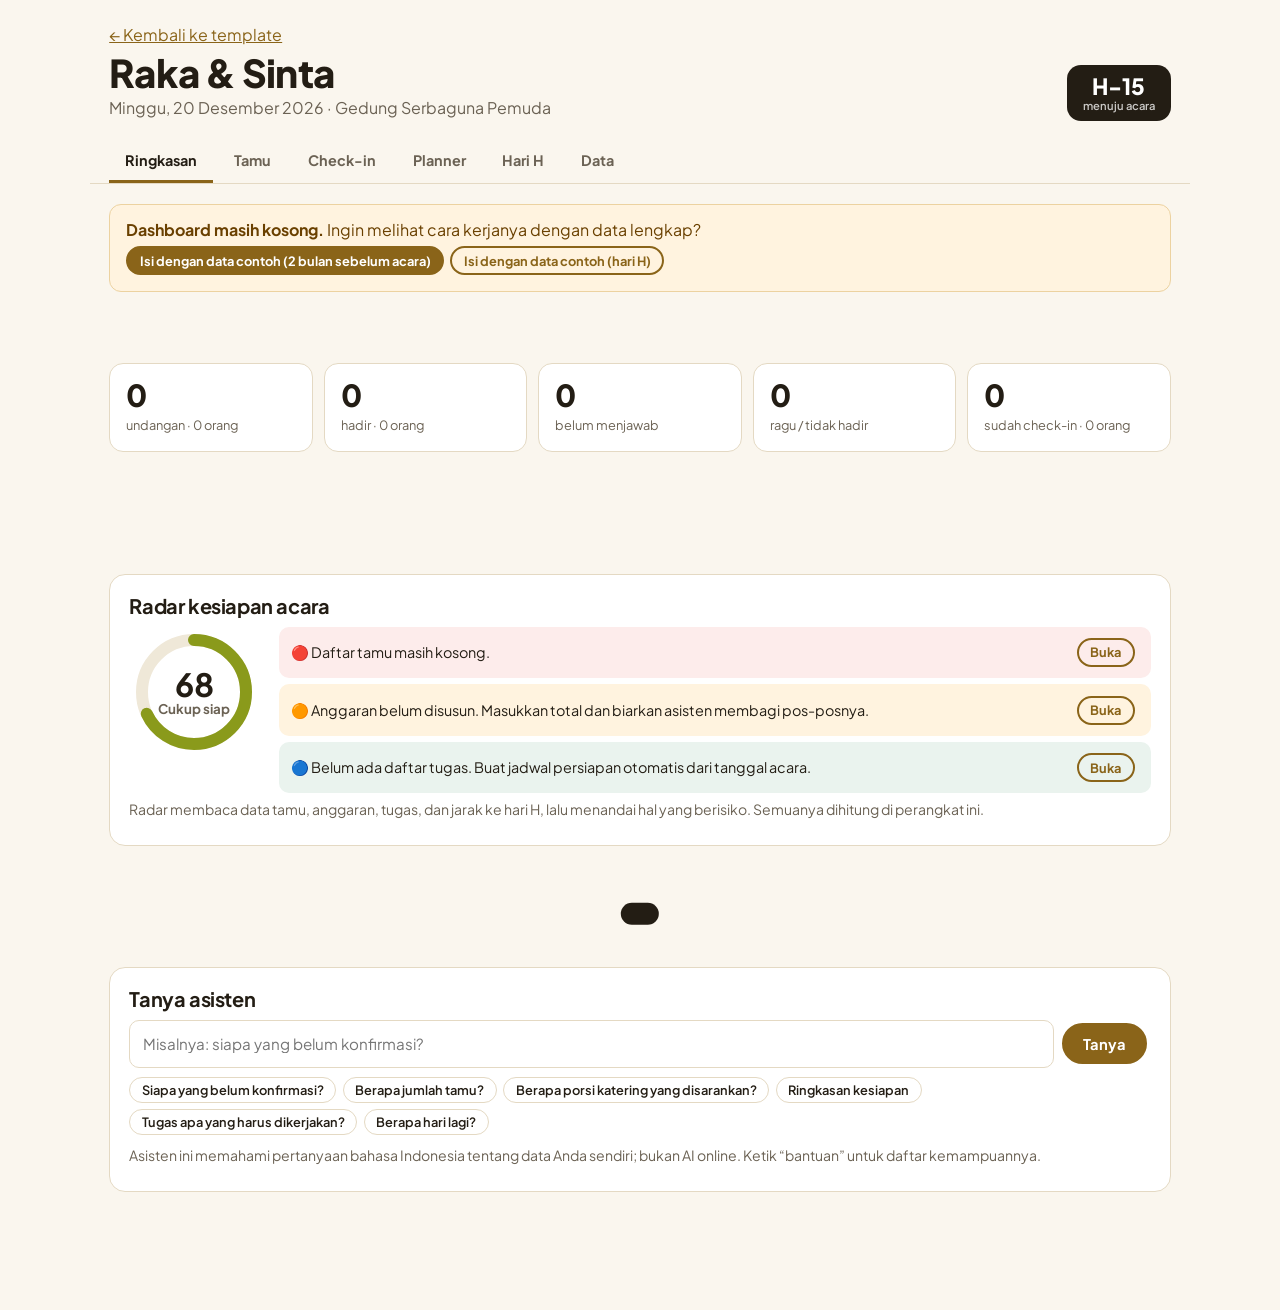
<file: dashboard.html>
<!DOCTYPE html>
<html lang="id">
<head>
<meta charset="UTF-8">
<meta name="viewport" content="width=device-width, initial-scale=1">
<title>Dashboard Tamu — Undangan Digital</title>
<link rel="preconnect" href="https://fonts.googleapis.com">
<link href="https://fonts.googleapis.com/css2?family=Plus+Jakarta+Sans:wght@400;600;800&display=swap" rel="stylesheet">
<link rel="stylesheet" href="katalog.css">
<link rel="stylesheet" href="dashboard.css">
</head>
<body class="dash">
<header class="dh">
  <div>
    <a href="index.html">← Kembali ke template</a>
    <h1 id="judul">Dashboard tamu</h1>
    <p id="subjudul"></p>
  </div>
  <div class="hmin" id="hmin" aria-live="polite"></div>
</header>
<nav class="tabs" id="tabs" role="tablist" aria-label="Bagian dashboard"></nav>
<main id="panel" tabindex="-1"></main>

<div class="sapa" id="sapa" hidden role="alertdialog" aria-live="assertive" aria-label="Sambutan tamu"></div>
<div id="toast" role="status" aria-live="polite"></div>

<script src="data.js"></script>
<script src="bisnis.js"></script>
<script src="penyimpanan.js"></script>
<script src="smart.js"></script>
<script src="contoh.js"></script>
<script src="dashboard.js"></script>
</body>
</html>
</file>
<file: katalog.css>
/* Katalog + dasar gaya bersama dashboard */
:root{--k-bg:#faf6ee;--k-ink:#231d14;--k-mut:#6b6254;--k-ac:#8a6419;--k-ac2:#f1e4c3;--k-line:#e4d9c3;--k-card:#fff;--k-ok:#2f7d4f;--k-warn:#b26a00;--k-bad:#b3261e;--k-r:16px}
*{box-sizing:border-box}
html{scroll-behavior:smooth}
body{margin:0;background:var(--k-bg);color:var(--k-ink);font:16px/1.6 'Plus Jakarta Sans',system-ui,sans-serif;-webkit-font-smoothing:antialiased}
h1,h2,h3{line-height:1.15;margin:0 0 .5em;letter-spacing:-.02em}
h2{font-size:clamp(1.5rem,4vw,2rem)}
h3{font-size:1.1rem}
a{color:var(--k-ac)}
:focus-visible{outline:3px solid var(--k-ac);outline-offset:2px}
.btn{display:inline-block;background:var(--k-ac);color:#fff;border:2px solid var(--k-ac);border-radius:99px;padding:.65em 1.3em;font:700 .92rem 'Plus Jakarta Sans',sans-serif;cursor:pointer;text-decoration:none;margin:.2rem .2rem .2rem 0;transition:transform .15s,background .15s}
.btn:hover{transform:translateY(-1px)}
.btn:disabled{opacity:.5;cursor:not-allowed;transform:none}
.btn.ghost{background:transparent;color:var(--k-ac)}
.btn.kecil{padding:.35em .9em;font-size:.8rem}
.btn.bahaya{background:var(--k-bad);border-color:var(--k-bad)}
.btn.bahaya.ghost{background:transparent;color:var(--k-bad)}

.hero{padding:clamp(2.5rem,8vw,5rem) 1.4rem 2.5rem;text-align:center;max-width:820px;margin:auto}
.hero h1{font-size:clamp(2rem,6vw,3.4rem);font-weight:800}
.hero p{color:var(--k-mut);max-width:60ch;margin:.6rem auto 1.4rem}
main{max-width:1100px;margin:auto;padding:0 1.2rem 4rem}
main>section{margin:3.2rem 0}

/* Rekomendasi cerdas */
.cerdas{background:linear-gradient(135deg,#fff8e4,#fff);border:1px solid var(--k-line);border-radius:var(--k-r);padding:1.3rem}
.cerdas h3{display:flex;align-items:center;gap:.5rem}
.cerdas p{margin:.2rem 0 .8rem;color:var(--k-mut);font-size:.92rem}
.cerdas .baris{display:flex;gap:.5rem;flex-wrap:wrap}
.cerdas textarea,.cerdas input{flex:1 1 280px}
.rek-hasil{display:grid;gap:.6rem;margin-top:1rem;grid-template-columns:repeat(auto-fit,minmax(220px,1fr))}
.rek-hasil article{background:var(--k-card);border:1px solid var(--k-line);border-radius:12px;padding:.9rem}
.rek-hasil article.utama{border:2px solid var(--k-ac)}
.rek-hasil small{display:block;color:var(--k-mut)}
.badge{display:inline-block;background:var(--k-ac2);color:#5b430e;border-radius:99px;padding:.1em .7em;font:700 .72rem 'Plus Jakarta Sans',sans-serif;margin:0 .25rem .25rem 0}

/* Filter + kisi template */
.chips{display:flex;flex-wrap:wrap;gap:.4rem;margin:.6rem 0 1.2rem}
.chips button{border:1px solid var(--k-line);background:var(--k-card);color:var(--k-ink);border-radius:99px;padding:.4em 1em;font:600 .85rem 'Plus Jakarta Sans',sans-serif;cursor:pointer}
.chips button[aria-pressed=true]{background:var(--k-ink);border-color:var(--k-ink);color:#fff}
.grid{--s:.5;display:grid;grid-template-columns:repeat(auto-fill,minmax(210px,1fr));gap:1rem}
.kartu{background:var(--k-card);border:1px solid var(--k-line);border-radius:var(--k-r);overflow:hidden;display:flex;flex-direction:column;position:relative}
.kartu.cocok{border:2px solid var(--k-ac);box-shadow:0 8px 24px rgba(138,100,25,.18)}
.kartu .lencana{position:absolute;top:8px;left:8px;z-index:2;background:var(--k-ac);color:#fff;border-radius:99px;padding:.15em .7em;font:700 .7rem 'Plus Jakarta Sans',sans-serif}
.prev{position:relative;aspect-ratio:9/13;overflow:hidden;background:#e9e3d6;border-bottom:1px solid var(--k-line)}
.prev iframe{position:absolute;top:0;left:0;width:390px;height:calc(100% / var(--s));border:0;transform:scale(var(--s));transform-origin:0 0;pointer-events:none;background:#fff}
.kartu .isi{padding:.9rem;display:flex;flex-direction:column;gap:.4rem;flex:1}
.kartu h3{margin:0;font-size:1.02rem}
.kartu p{margin:0;font-size:.84rem;color:var(--k-mut);flex:1}
.kosong{grid-column:1/-1;text-align:center;color:var(--k-mut);padding:2rem}

/* Daftar fitur */
.fitur{display:grid;grid-template-columns:repeat(auto-fit,minmax(230px,1fr));gap:.8rem}
.fitur>div{background:var(--k-card);border:1px solid var(--k-line);border-radius:12px;padding:1rem}
.fitur h3{margin:0 0 .25rem}
.fitur p{margin:0;color:var(--k-mut);font-size:.88rem}

/* Editor */
.editor{display:grid;gap:1.5rem;grid-template-columns:1fr}
@media(min-width:960px){.editor{grid-template-columns:minmax(0,1fr) 340px;align-items:start}}
#form{display:grid;grid-template-columns:repeat(auto-fill,minmax(240px,1fr));gap:.8rem 1rem;background:var(--k-card);border:1px solid var(--k-line);border-radius:var(--k-r);padding:1.3rem}
#form>h2,#form>.out,#form>.periksa{grid-column:1/-1}
label{display:grid;gap:.3rem;font:600 .82rem 'Plus Jakarta Sans',sans-serif;color:var(--k-mut)}
input,select,textarea{width:100%;padding:.6rem .8rem;border:1px solid var(--k-line);border-radius:10px;background:#fff;color:var(--k-ink);font:400 .95rem 'Plus Jakarta Sans',sans-serif}
textarea{resize:vertical}
.out{display:flex;gap:.4rem;flex-wrap:wrap;align-items:center}
.out input{flex:1 1 220px;width:auto;font-size:.8rem}
.periksa{display:grid;gap:.35rem}
.periksa:empty{display:none}
.periksa p{margin:0;padding:.5rem .8rem;border-radius:10px;font-size:.86rem;background:#f4f1ea}
.periksa .tinggi{background:#fdeceb;color:#7d1a14}
.periksa .sedang{background:#fff3df;color:#6a4000}
.periksa .info{background:#eaf3ee;color:#1d5133}
.phone{width:min(100%,340px);margin:auto;aspect-ratio:9/18;border:10px solid #1c1c1c;border-radius:36px;overflow:hidden;background:#fff;position:sticky;top:1rem}
.phone iframe{width:100%;height:100%;border:0}

/* Tautan massal */
.bulk{background:var(--k-card);border:1px solid var(--k-line);border-radius:var(--k-r);padding:1.3rem}
.bulk p{color:var(--k-mut);margin:.2rem 0 .8rem}
#hasil{list-style:none;margin:1rem 0 0;padding:0;display:grid;gap:.5rem}
#hasil li{display:flex;gap:.6rem;align-items:center;flex-wrap:wrap;border:1px solid var(--k-line);border-radius:12px;padding:.6rem .8rem}
#hasil li b{flex:1 1 150px}
#hasil li small{color:var(--k-mut);flex:1 1 100%;word-break:break-all}

.faq details{background:var(--k-card);border:1px solid var(--k-line);border-radius:12px;padding:.8rem 1rem;margin:.5rem 0}
.faq summary{cursor:pointer;font-weight:700}
.faq p{margin:.5rem 0 0;color:var(--k-mut)}
footer{text-align:center;color:var(--k-mut);padding:2rem 1rem;font-size:.85rem}
#toast{position:fixed;left:50%;bottom:20px;transform:translate(-50%,200%);background:var(--k-ink);color:#fff;padding:.7rem 1.2rem;border-radius:99px;font-size:.88rem;z-index:99;transition:transform .3s;max-width:92vw;text-align:center}
#toast.tampil{transform:translate(-50%,0)}
@media (prefers-reduced-motion:reduce){*{transition:none!important;animation:none!important;scroll-behavior:auto!important}}

/* Mode bisnis */
.pesan{background:var(--k-card);border:1px solid var(--k-line);border-radius:var(--k-r);padding:1.2rem;margin-top:1rem;display:grid;gap:.7rem}
.pesan h3{margin:0}.pesan p{margin:0;color:var(--k-mut)}
.pesan label{display:grid;gap:.25rem;font-weight:600;font-size:.85rem}
.pesan .status{font-weight:700;color:#8a5a00}.pesan .status.lunas{color:#12703a}
.pesan .bayar{border:1px dashed var(--k-line);border-radius:12px;padding:.8rem;display:grid;gap:.5rem}
.pesan .bayar img{max-width:220px;width:100%;border-radius:8px}
</file>
<file: dashboard.css>
/* Dashboard (dipakai bersama katalog.css) */
.dash{padding-bottom:3rem}
.dh{max-width:1100px;margin:auto;padding:1.4rem 1.2rem .6rem;display:flex;gap:1rem;justify-content:space-between;align-items:flex-end;flex-wrap:wrap}
.dh h1{font-size:clamp(1.6rem,5vw,2.4rem);font-weight:800;margin:.2rem 0 0}
.dh p{margin:0;color:var(--k-mut)}
.hmin{background:var(--k-ink);color:#fff;border-radius:14px;padding:.5rem 1rem;font-weight:800;font-size:1.4rem;line-height:1.2;text-align:center}
.hmin small{display:block;font-weight:600;font-size:.7rem;opacity:.75}
.tabs{max-width:1100px;margin:.6rem auto 0;padding:0 1.2rem;display:flex;gap:.3rem;overflow-x:auto;border-bottom:1px solid var(--k-line)}
.tabs button{border:0;background:transparent;padding:.7rem 1rem;font:700 .9rem 'Plus Jakarta Sans',sans-serif;color:var(--k-mut);cursor:pointer;border-bottom:3px solid transparent;white-space:nowrap}
.tabs button[aria-selected=true]{color:var(--k-ink);border-bottom-color:var(--k-ac)}
#panel{max-width:1100px;margin:auto;padding:1.2rem;display:grid;gap:1.2rem;outline:0}
.card{background:var(--k-card);border:1px solid var(--k-line);border-radius:var(--k-r);padding:1.2rem;min-width:0}
.card h2{font-size:1.25rem;margin-bottom:.6rem}
.card h3{margin:.8rem 0 .4rem}
.card p{margin:.3rem 0}
.mut{color:var(--k-mut);font-size:.88rem}
.catatan{background:#fff3df;border:1px solid #ecd2a0;border-radius:12px;padding:.8rem 1rem;color:#6a4000}
.dua{display:grid;gap:1.2rem;grid-template-columns:repeat(auto-fit,minmax(min(100%,420px),1fr))}

.stat{display:grid;grid-template-columns:repeat(auto-fit,minmax(150px,1fr));gap:.7rem}
.stat div{background:var(--k-card);border:1px solid var(--k-line);border-radius:14px;padding:.9rem 1rem}
.stat b{display:block;font-size:1.9rem;line-height:1.1;font-weight:800}
.stat span{font-size:.8rem;color:var(--k-mut)}

.radar{display:flex;gap:1.2rem;align-items:flex-start;flex-wrap:wrap}
.cincin{position:relative;width:130px;height:130px;flex:none}
.cincin svg{transform:rotate(-90deg)}
.cincin div{position:absolute;inset:0;display:grid;place-content:center;text-align:center;line-height:1.1}
.cincin b{font-size:2rem}
.cincin small{color:var(--k-mut);font-weight:700}
.temuan{list-style:none;margin:0;padding:0;display:grid;gap:.4rem;flex:1 1 300px}
.temuan li{display:flex;gap:.6rem;align-items:center;justify-content:space-between;border-radius:10px;padding:.5rem .8rem;font-size:.9rem}
.temuan .tinggi{background:#fdeceb}.temuan .sedang{background:#fff3df}.temuan .info{background:#eaf3ee}
.temuan li span{flex:1}

.tanya{display:flex;gap:.5rem;flex-wrap:wrap}
.tanya input{flex:1 1 240px}
.contoh{display:flex;gap:.4rem;flex-wrap:wrap;margin:.6rem 0}
.contoh button{border:1px solid var(--k-line);background:#fff;border-radius:99px;padding:.3em .9em;font:600 .8rem 'Plus Jakarta Sans',sans-serif;cursor:pointer;color:var(--k-ink)}
.jawab{margin-top:.8rem;background:#faf6ee;border-radius:12px;padding:.8rem 1rem}
.jawab ul{margin:.4rem 0 0;padding-left:1.2rem;max-height:220px;overflow:auto}

.bar{display:flex;gap:.5rem;flex-wrap:wrap;align-items:center;margin-bottom:.8rem}
.bar input[type=search],.bar input[type=text]{flex:1 1 200px;width:auto}
.bar select{width:auto}
.grid-form{display:grid;grid-template-columns:repeat(auto-fit,minmax(150px,1fr));gap:.6rem;margin:.6rem 0 1rem;align-items:end}
.grid-form[hidden]{display:none}
details.alat{border:1px solid var(--k-line);border-radius:12px;margin:.5rem 0;padding:.6rem .9rem;background:#fffdf8}
details.alat summary{cursor:pointer;font-weight:700}
details.alat[open] summary{margin-bottom:.6rem}
details.alat textarea{margin:.4rem 0}
.hasil-alat{margin-top:.6rem;font-size:.9rem}
.hasil-alat ul{margin:.3rem 0;padding-left:1.2rem}

.tabel{overflow-x:auto;border:1px solid var(--k-line);border-radius:12px}
table{border-collapse:collapse;width:100%;font-size:.88rem}
th{background:#f5efe2;text-align:left;padding:.5rem .6rem;font-size:.76rem;text-transform:uppercase;letter-spacing:.03em;color:var(--k-mut);white-space:nowrap}
td{padding:.3rem .4rem;border-top:1px solid var(--k-line);vertical-align:middle}
td input,td select{padding:.35rem .5rem;font-size:.85rem;border-radius:8px;min-width:70px}
td input[data-f=nama]{min-width:170px}td input[data-f=wa]{min-width:130px}td input[data-f=pax]{min-width:56px;width:64px}td input[data-f=meja]{width:72px;min-width:60px}
td input.salah{border-color:var(--k-bad);background:#fff6f5}
td.aksi{white-space:nowrap}
td.aksi button{border:1px solid var(--k-line);background:#fff;border-radius:8px;padding:.25rem .5rem;cursor:pointer;font-size:.9rem}
td.aksi button:disabled{opacity:.35;cursor:not-allowed}
tr.r-hadir td:first-child{box-shadow:inset 4px 0 var(--k-ok)}
tr.r-tidak td:first-child{box-shadow:inset 4px 0 var(--k-bad)}
tr.r-ragu td:first-child{box-shadow:inset 4px 0 var(--k-warn)}
td.kosong,.kosong{text-align:center;color:var(--k-mut);padding:1.5rem}
.tabel.kecil td input,.tabel.kecil td select{min-width:50px}
.catat{font-size:.82rem;color:var(--k-mut)}

.kam{background:#111;border-radius:14px;overflow:hidden;max-width:420px;aspect-ratio:4/3;display:grid;place-items:center;color:#aaa}
.kam video{width:100%;height:100%;object-fit:cover}
.daftar{list-style:none;margin:.5rem 0 0;padding:0;display:grid;gap:.4rem}
.daftar li{display:flex;gap:.6rem;align-items:center;justify-content:space-between;flex-wrap:wrap;border:1px solid var(--k-line);border-radius:10px;padding:.5rem .8rem}
.cek{display:flex;gap:1rem;flex-wrap:wrap;margin:.6rem 0}
.cek label{display:flex;gap:.4rem;align-items:center;font-weight:600;color:var(--k-ink)}
.cek input{width:auto}

.sapa{position:fixed;inset:0;z-index:90;background:rgba(20,16,10,.92);display:grid;place-items:center;text-align:center;color:#fff;padding:1.5rem}
.sapa[hidden]{display:none}
.sapa-isi{max-width:640px}
.sapa-isi small{letter-spacing:.2em;text-transform:uppercase;color:#e6c97a;font-weight:700}
.sapa-isi h2{font-size:clamp(2.2rem,9vw,4.6rem);margin:.3em 0;font-weight:800}
.sapa-isi .meja{font-size:1.6rem}
.sapa-isi .meja b{font-size:3.4rem;color:#e6c97a;display:block;line-height:1}
.sapa.ulang .sapa-isi small{color:#f5a39d}

.progres{height:10px;background:#efe8d8;border-radius:99px;overflow:hidden;margin:.5rem 0}
.progres span{display:block;height:100%;background:var(--k-ac);border-radius:99px}
.progres.bahaya span{background:var(--k-bad)}
.telat{color:var(--k-bad);font-weight:700}
.sdone{text-decoration:line-through;opacity:.55}
.grafik{width:100%;height:auto;max-height:260px}
.grafik text{font:600 10px 'Plus Jakarta Sans',sans-serif;fill:var(--k-mut)}
.grafik rect.b{fill:var(--k-ac2)}.grafik rect.p{fill:var(--k-ac)}
.undi{font-size:clamp(1.4rem,5vw,2.2rem);font-weight:800;text-align:center;padding:1rem;border:2px dashed var(--k-ac);border-radius:14px;min-height:4.2rem;margin:.6rem 0}
.rinci-grid{display:grid;grid-template-columns:repeat(auto-fit,minmax(130px,1fr));gap:.6rem;margin:.6rem 0}
.rinci-grid div{background:#faf6ee;border-radius:12px;padding:.6rem .8rem}
.rinci-grid b{display:block;font-size:1.4rem}
.rinci-grid span{font-size:.78rem;color:var(--k-mut)}

@media print{
  body{background:#fff}
  .dh a,.tabs,.btn,button,details,.bar,form,.sapa,#toast,.contoh,.tanya{display:none!important}
  #panel{display:block;padding:0}
  .card{break-inside:avoid;border:1px solid #bbb;margin-bottom:.8rem}
  tr.r-hadir td:first-child,tr.r-tidak td:first-child,tr.r-ragu td:first-child{box-shadow:none}
}
</file>
